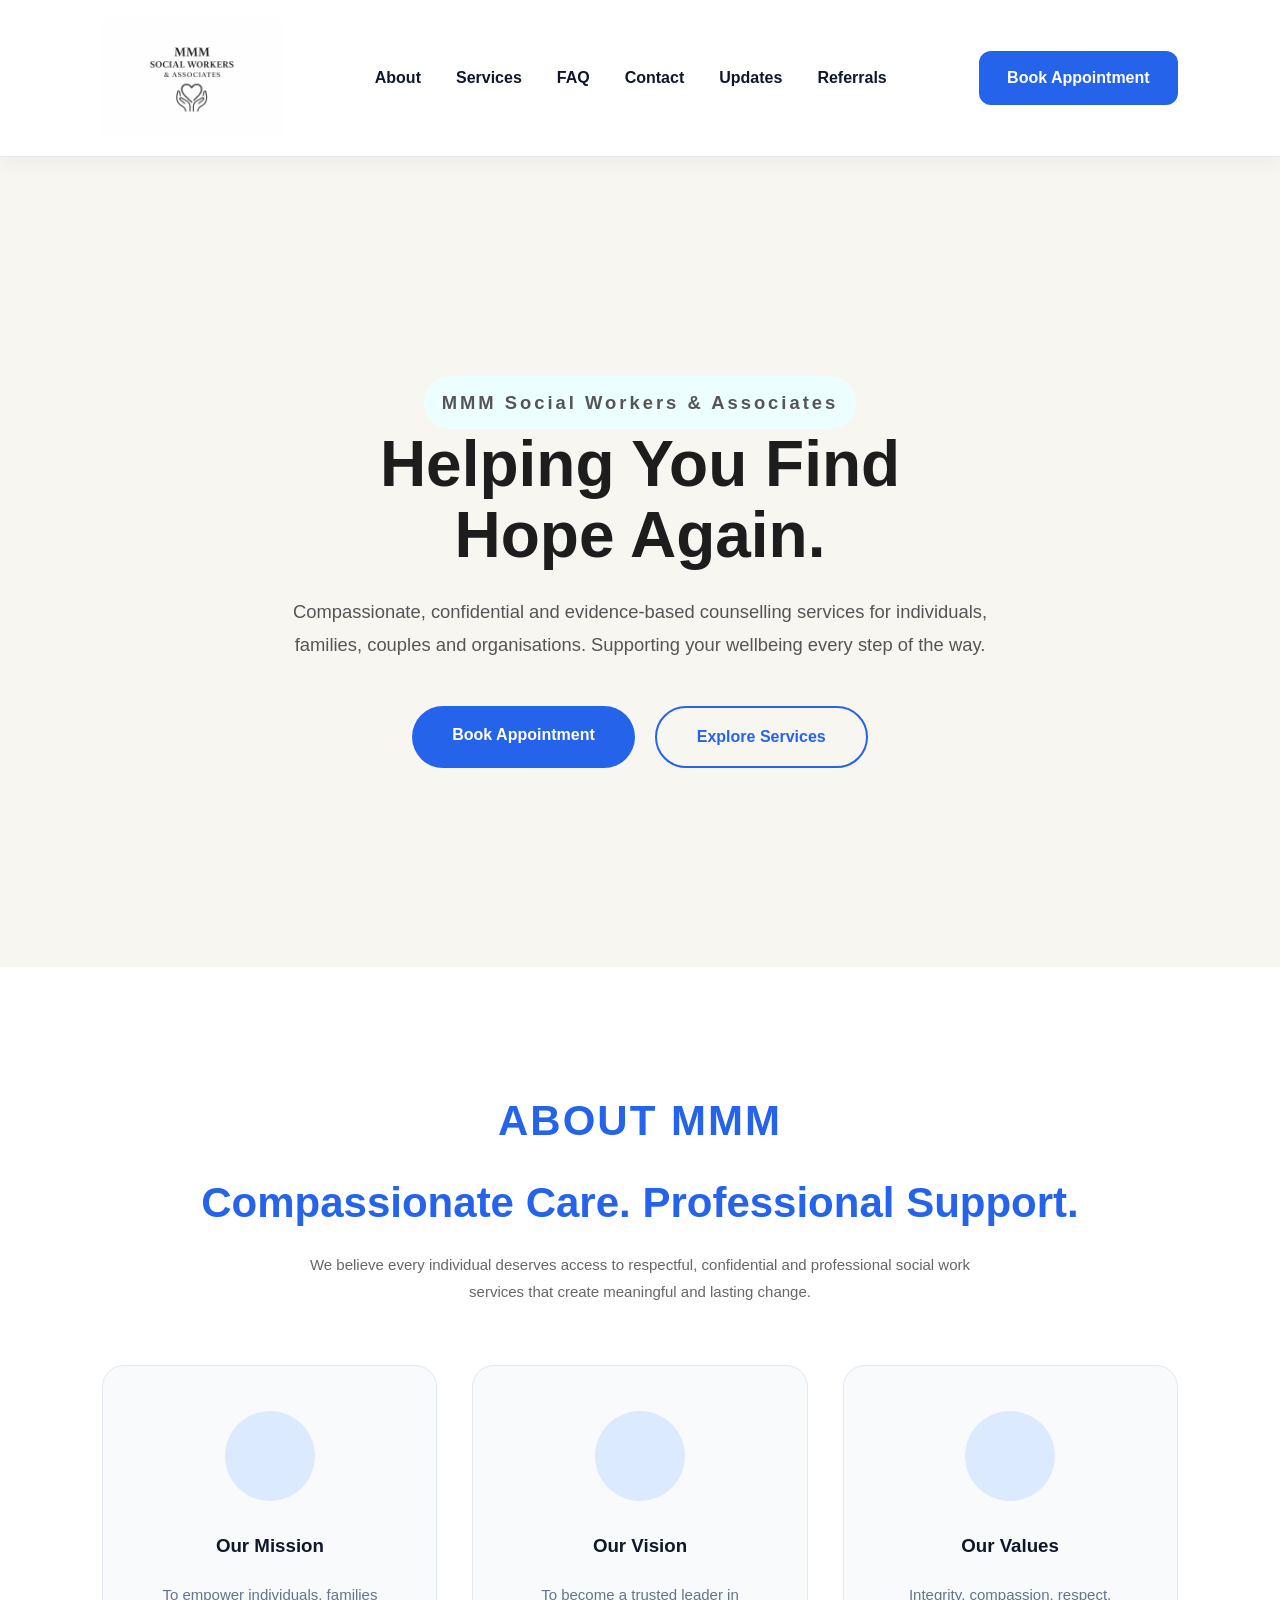
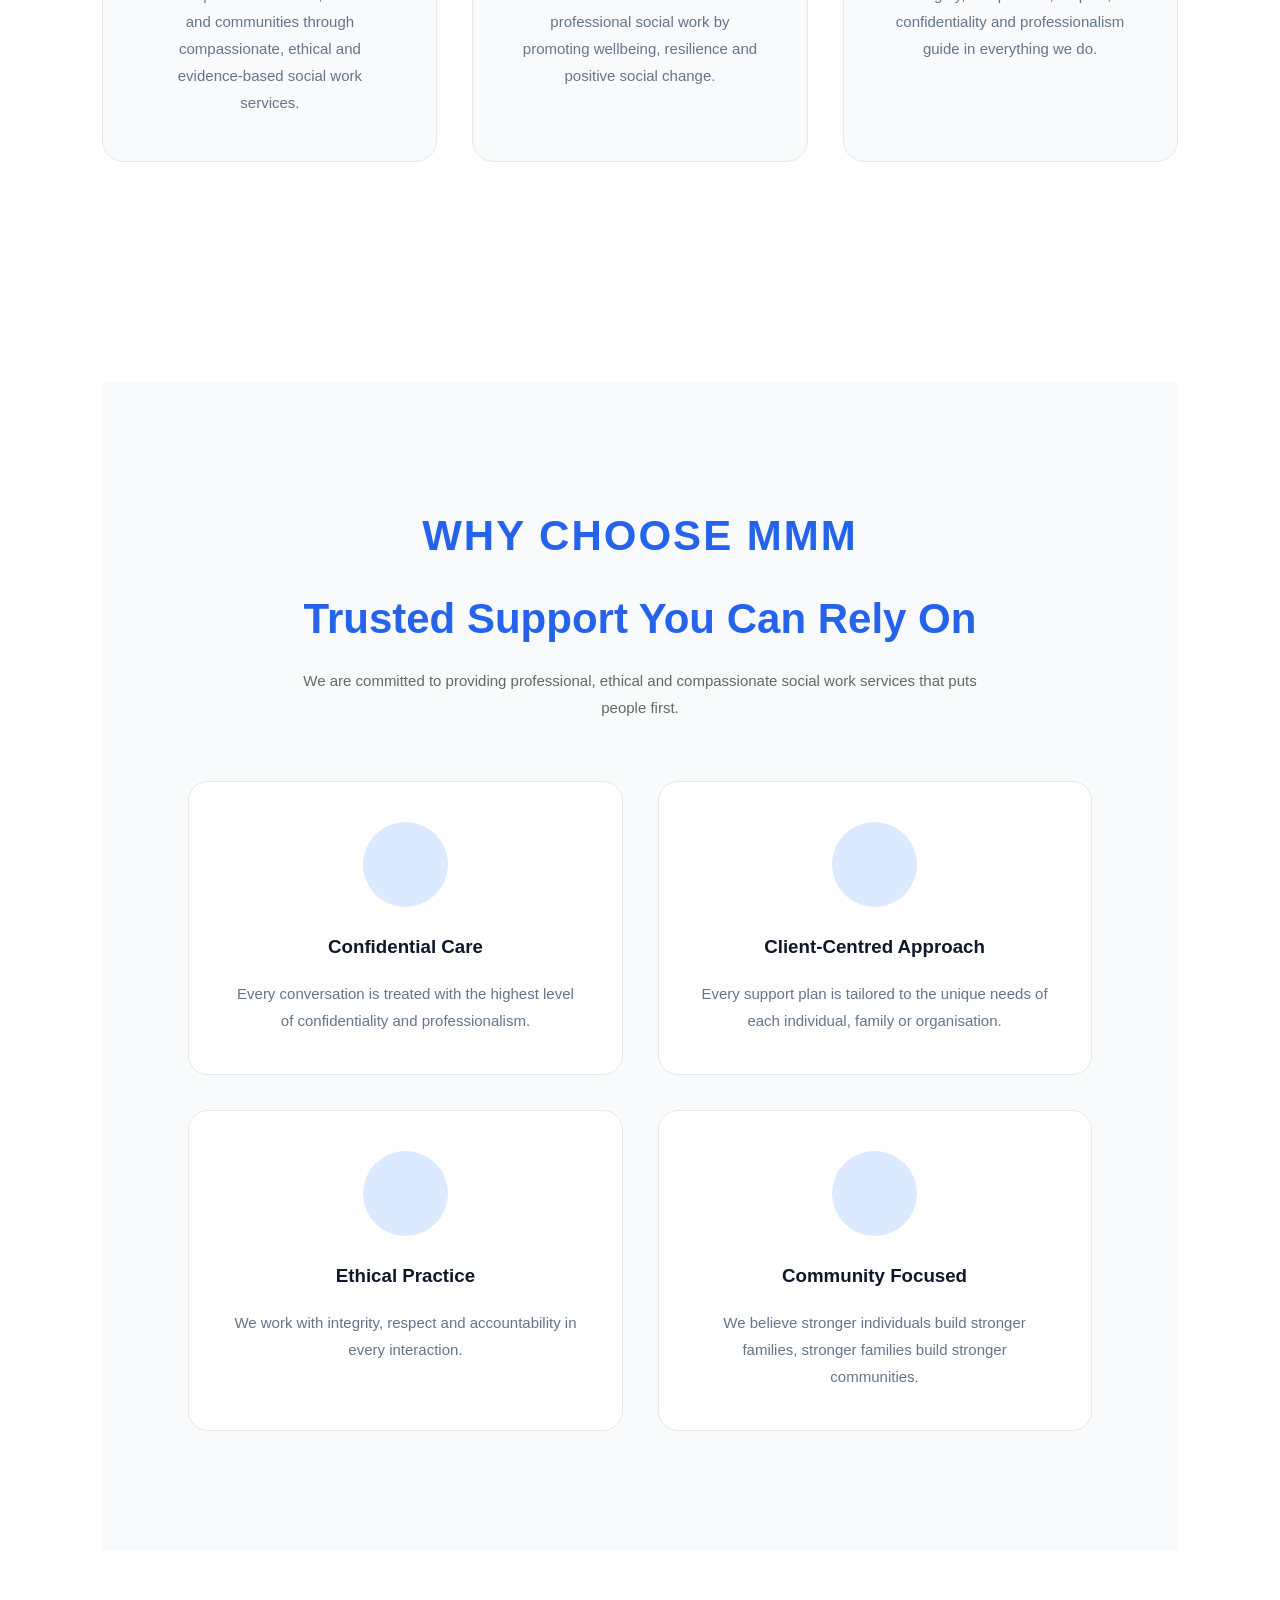
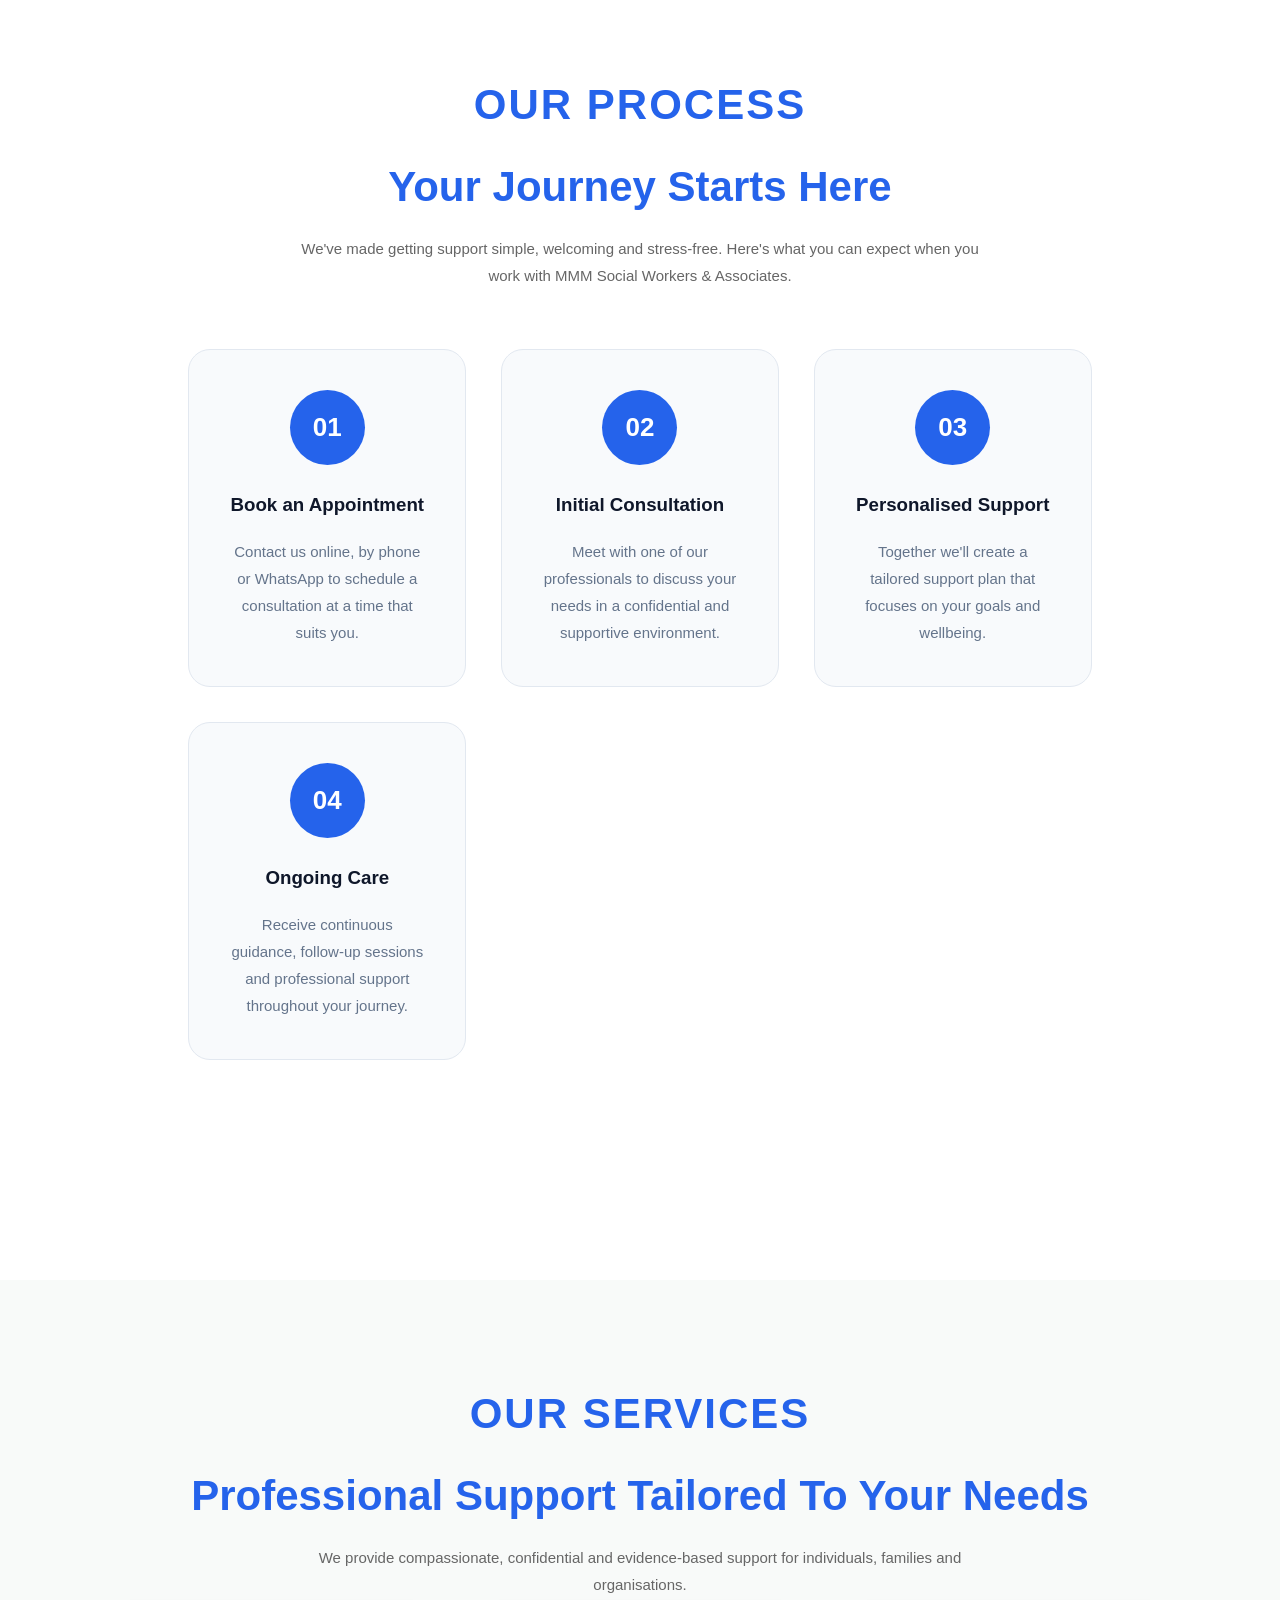
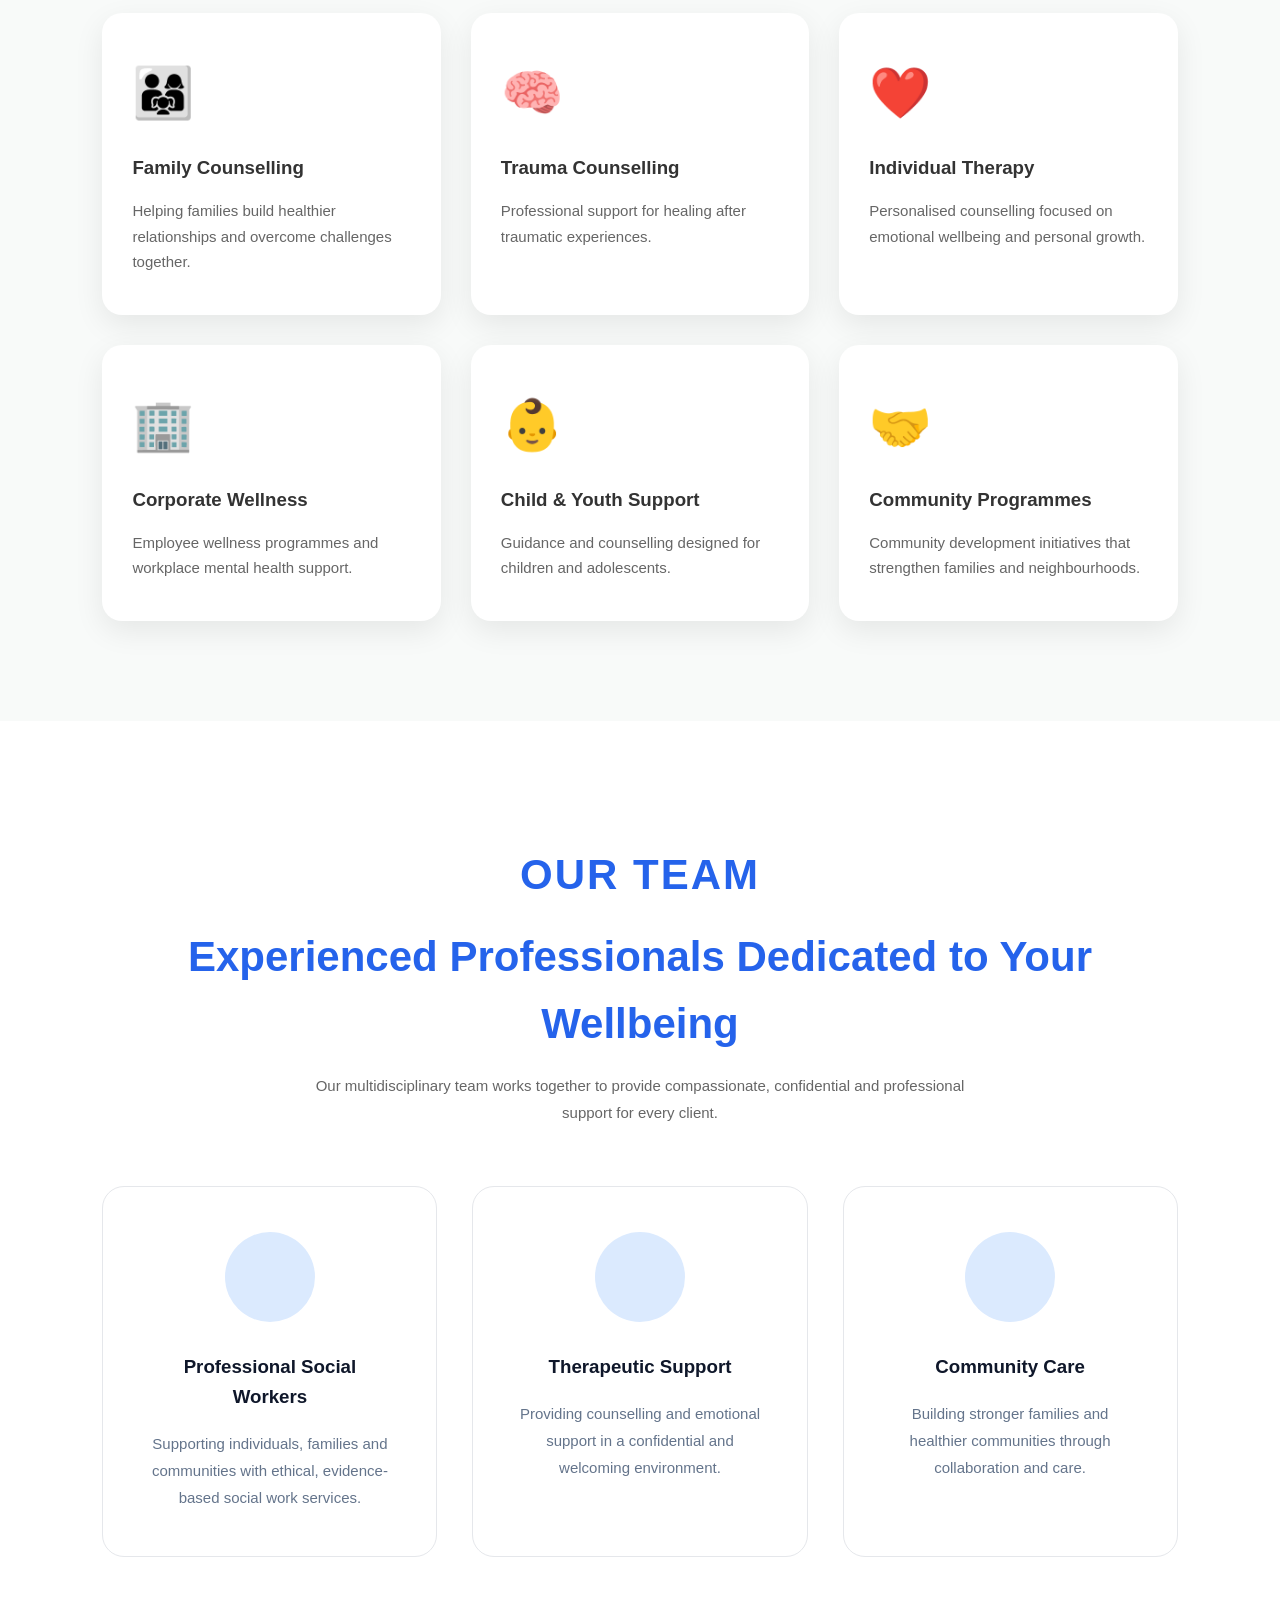
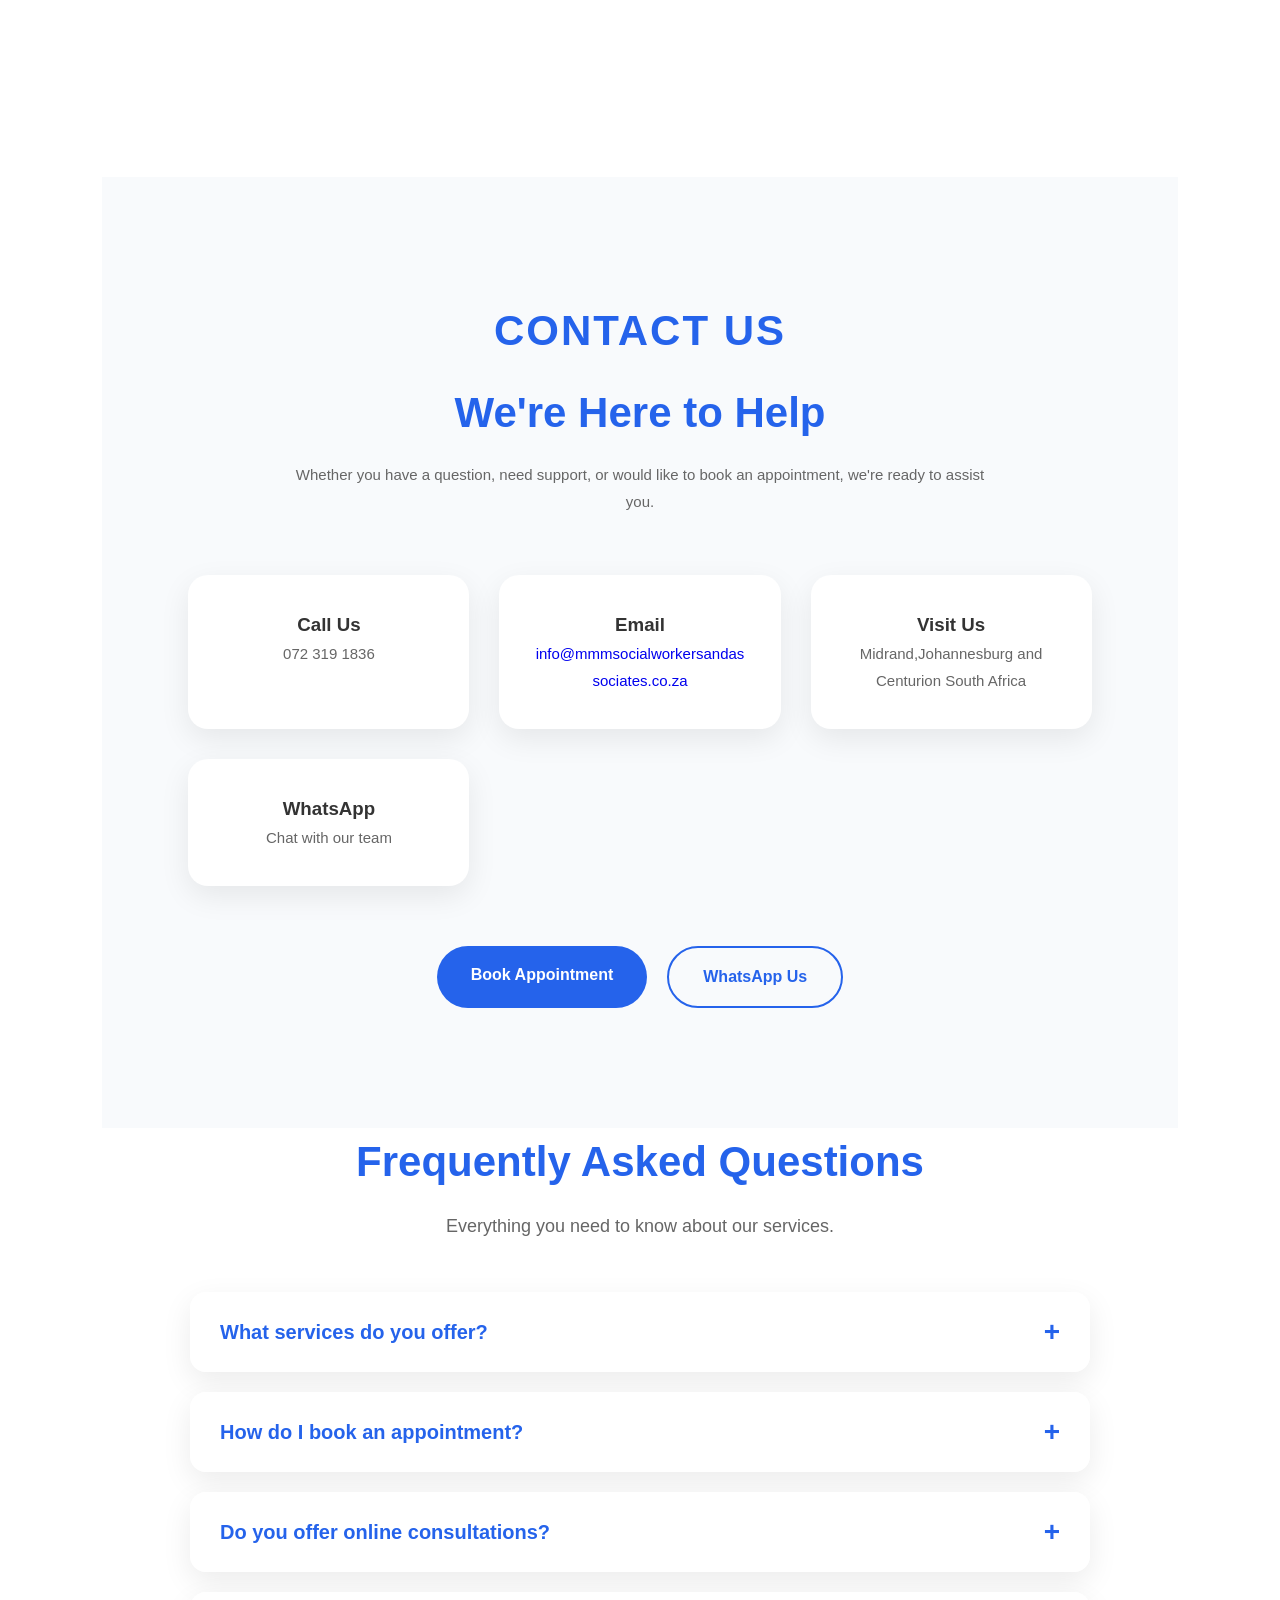
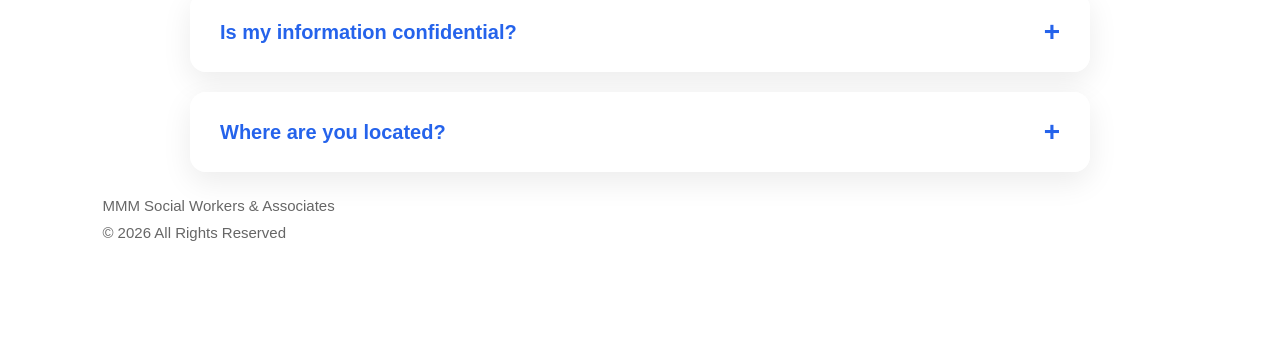
<file: index.html>
<!DOCTYPE html>
<html lang="en">
<link rel="stylesheet" href="style.css">
<head>
  <meta name="google-site-verification" content="adWyuvLYQlpoeQA02skDDUzxu5fqMX2HcnypVDsLjDQ" />
  <meta name="msvalidate.01" content="C63A4EFB26B1EB0EBE099A14E2093E67" />
  <meta charset="UTF-8">
  <title>MMM Social Workers & Associates | Social Work Services in Midrand, Johannesburg & Centurion</title>
 <meta name="description" content="Professional social work services in Midrand, Johannesburg, Centurion and surrounding Gauteng communities. Counselling, assessments, referrals, family support and community services." />
  <meta name="keywords" content="Social Worker Midrand, Social Worker Johannesburg, Social Worker Centurion, Social Work Services Gauteng, Counselling Midrand, Family Services Johannesburg" />
<meta name="geo.region" content="ZA-GP" />
<meta name="geo.placename" content="Midrand, Johannesburg, Centurion" />
  <meta name="viewport" content="width=device-width, initial-scale=1.0">

<body>

<nav class="navbar">

    <div class="logo">
        <img src="logo.png" alt="MMM Social Workers & Associates">
    </div>

    <ul class="nav-links">
        <li><a href="#about">About</a></li>
        <li><a href="#services">Services</a></li>
        <li><a href="#faq">FAQ</a></li>
        <li><a href="#contact">Contact</a></li>
        <li><a href="updates.html">Updates</a></li>
        <li><a href="referrals.html">Referrals</a></li>
    </ul>

    <a href="book.html" class="book-btn">
        Book Appointment
    </a>

</nav>
  
<section class="hero">

    <div class="hero-content">

        <p class="hero-tag">
            MMM Social Workers & Associates
        </p>

        <h1>
            Helping You Find <br>
            Hope Again.
        </h1>

        <p class="hero-description">
            Compassionate, confidential and evidence-based counselling
            services for individuals, families, couples and organisations.
            Supporting your wellbeing every step of the way.
        </p>

        <div class="hero-buttons">

            <a href="#contact" class="btn-primary">
                Book Appointment
            </a>

            <a href="#services" class="btn-secondary">
                Explore Services
            </a>

        </div>

    </div>

</section>

</header>

<section class="about" id="about">

    <div class="section-title">

        <span>About MMM</span>

        <h2>Compassionate Care. Professional Support.</h2>

        <p>
            We believe every individual deserves access to respectful,
            confidential and professional social work services that create
            meaningful and lasting change.
        </p>

    </div>

    <div class="about-container">

        <div class="about-card">

            <div class="about-icon">
                <i class="fa-solid fa-heart"></i>
            </div>

            <h3>Our Mission</h3>

            <p>
                To empower individuals, families and communities through
                compassionate, ethical and evidence-based social work services.
            </p>

        </div>

        <div class="about-card">

            <div class="about-icon">
                <i class="fa-solid fa-eye"></i>
            </div>

            <h3>Our Vision</h3>

            <p>
                To become a trusted leader in professional social work by
                promoting wellbeing, resilience and positive social change.
            </p>

        </div>

        <div class="about-card">

            <div class="about-icon">
                <i class="fa-solid fa-scale-balanced"></i>
            </div>

            <h3>Our Values</h3>

            <p>
                Integrity, compassion, respect, confidentiality and
                professionalism guide in everything we do.
            </p>

        </div>

    </div>

</section>
  <section>
<section class="why-us" id="why-us">

    <div class="section-title">

        <span>Why Choose MMM</span>

        <h2>Trusted Support You Can Rely On</h2>

        <p>
            We are committed to providing professional, ethical and compassionate
            social work services that puts people first.
        </p>

    </div>

    <div class="why-grid">

        <div class="why-card">

            <div class="why-icon">
                <i class="fa-solid fa-user-shield"></i>
            </div>

            <h3>Confidential Care</h3>

            <p>
                Every conversation is treated with the highest level of
                confidentiality and professionalism.
            </p>

        </div>

        <div class="why-card">

            <div class="why-icon">
                <i class="fa-solid fa-handshake-angle"></i>
            </div>

            <h3>Client-Centred Approach</h3>

            <p>
                Every support plan is tailored to the unique needs of each
                individual, family or organisation.
            </p>

        </div>

        <div class="why-card">

            <div class="why-icon">
                <i class="fa-solid fa-scale-balanced"></i>
            </div>

            <h3>Ethical Practice</h3>

            <p>
                We work with integrity, respect and accountability in every
                interaction.
            </p>

        </div>

        <div class="why-card">

            <div class="why-icon">
                <i class="fa-solid fa-people-group"></i>
            </div>

            <h3>Community Focused</h3>

            <p>
                We believe stronger individuals build stronger families,
                stronger families build stronger communities.
            </p>

        </div>

    </div>

</section>
<section class="process" id="process">

    <div class="section-title">

        <span>Our Process</span>

        <h2>Your Journey Starts Here</h2>

        <p>
            We've made getting support simple, welcoming and stress-free.
            Here's what you can expect when you work with MMM Social Workers & Associates.
        </p>

    </div>

    <div class="process-grid">

        <div class="process-card">

            <div class="process-number">01</div>

            <h3>Book an Appointment</h3>

            <p>
                Contact us online, by phone or WhatsApp to schedule a consultation at a time that suits you.
            </p>

        </div>

        <div class="process-card">

            <div class="process-number">02</div>

            <h3>Initial Consultation</h3>

            <p>
                Meet with one of our professionals to discuss your needs in a confidential and supportive environment.
            </p>

        </div>

        <div class="process-card">

            <div class="process-number">03</div>

            <h3>Personalised Support</h3>

            <p>
                Together we'll create a tailored support plan that focuses on your goals and wellbeing.
            </p>

        </div>

        <div class="process-card">

            <div class="process-number">04</div>

            <h3>Ongoing Care</h3>

            <p>
                Receive continuous guidance, follow-up sessions and professional support throughout your journey.
            </p>

        </div>

    </div>

</section>
</section>
<section id="services" class="services">

    <div class="section-title">
        <span>Our Services</span>
        <h2>Professional Support Tailored To Your Needs</h2>
        <p>
            We provide compassionate, confidential and evidence-based support
            for individuals, families and organisations.
        </p>
    </div>

    <div class="service-grid">

        <div class="service-card">
            <div class="icon">👨‍👩‍👧</div>
            <h3>Family Counselling</h3>
            <p>Helping families build healthier relationships and overcome challenges together.</p>
        </div>

        <div class="service-card">
            <div class="icon">🧠</div>
            <h3>Trauma Counselling</h3>
            <p>Professional support for healing after traumatic experiences.</p>
        </div>

        <div class="service-card">
            <div class="icon">❤️</div>
            <h3>Individual Therapy</h3>
            <p>Personalised counselling focused on emotional wellbeing and personal growth.</p>
        </div>

        <div class="service-card">
            <div class="icon">🏢</div>
            <h3>Corporate Wellness</h3>
            <p>Employee wellness programmes and workplace mental health support.</p>
        </div>

        <div class="service-card">
            <div class="icon">👶</div>
            <h3>Child & Youth Support</h3>
            <p>Guidance and counselling designed for children and adolescents.</p>
        </div>

        <div class="service-card">
            <div class="icon">🤝</div>
            <h3>Community Programmes</h3>
            <p>Community development initiatives that strengthen families and neighbourhoods.</p>
        </div>

    </div>
</section>
  
  <section class="team" id="team">

    <div class="section-title">

        <span>Our Team</span>

        <h2>Experienced Professionals Dedicated to Your Wellbeing</h2>

        <p>
            Our multidisciplinary team works together to provide compassionate,
            confidential and professional support for every client.
        </p>

    </div>

    <div class="team-grid">

        <div class="team-card">

            <div class="team-icon">
                <i class="fa-solid fa-user-doctor"></i>
            </div>

            <h3>Professional Social Workers</h3>

            <p>
                Supporting individuals, families and communities with ethical,
                evidence-based social work services.
            </p>

        </div>

        <div class="team-card">

            <div class="team-icon">
                <i class="fa-solid fa-brain"></i>
            </div>

            <h3>Therapeutic Support</h3>

            <p>
                Providing counselling and emotional support in a confidential
                and welcoming environment.
            </p>

        </div>

        <div class="team-card">

            <div class="team-icon">
                <i class="fa-solid fa-hand-holding-heart"></i>
            </div>

            <h3>Community Care</h3>

            <p>
                Building stronger families and healthier communities through
                collaboration and care.
            </p>

        </div>

    </div>

</section>
<section>

<section class="contact" id="contact">

    <div class="section-title">

        <span>Contact Us</span>

        <h2>We're Here to Help</h2>

        <p>
            Whether you have a question, need support, or would like to book an appointment,
            we're ready to assist you.
        </p>

    </div>

    <div class="contact-grid">

        <div class="contact-card">

            <i class="fa-solid fa-phone"></i>

            <h3>Call Us</h3>

            <p>072 319 1836</p>

        </div>

        <div class="contact-card">

            <i class="fa-solid fa-envelope"></i>

            <h3>Email</h3>
<a href="mailto:info@mmmsocialworkersandassociates.co.za">
    info@mmmsocialworkersandassociates.co.za
</a>
         
        </div>

        <div class="contact-card">

            <i class="fa-solid fa-location-dot"></i>

            <h3>Visit Us</h3>

            <p>Midrand,Johannesburg and Centurion South Africa</p>

        </div>

        <div class="contact-card">

            <i class="fa-brands fa-whatsapp"></i>

            <h3>WhatsApp</h3>

            <p>Chat with our team</p>

        </div>

    </div>

    <div class="contact-buttons">

        <a href="book.html" class="primary-btn">
            Book Appointment
        </a>

        <a href="https://wa.me/072 319 1836" class="secondary-btn">
            WhatsApp Us
        </a>

    </div>

</section>
<h2 class="section-title">Frequently Asked Questions</h2>

<p class="section-subtitle">
Everything you need to know about our services.
</p>

<div class="faq-container">

<div class="faq-item">
<button class="faq-question">
What services do you offer?
<span>+</span>
</button>

<div class="faq-answer">
<p>
We provide counselling, trauma support, family therapy, couples counselling, employee wellness programmes, psychological support, occupational therapy, and community development services.
</p>
</div>
</div>

<div class="faq-item">
<button class="faq-question">
How do I book an appointment?
<span>+</span>
</button>

<div class="faq-answer">
<p>
You can book directly through our Book Appointment page, WhatsApp us, call us, or send us an email.
</p>
</div>
</div>

<div class="faq-item">
<button class="faq-question">
Do you offer online consultations?
<span>+</span>
</button>

<div class="faq-answer">
<p>
Yes. We offer both online and in-person consultations depending on your needs.
</p>
</div>
</div>

<div class="faq-item">
<button class="faq-question">
Is my information confidential?
<span>+</span>
</button>

<div class="faq-answer">
<p>
Absolutely. Every consultation is handled professionally and confidentially according to ethical guidelines.
</p>
</div>
</div>

<div class="faq-item">
<button class="faq-question">
Where are you located?
<span>+</span>
</button>

<div class="faq-answer">
<p>
We are based in Midrand,Johannesburg,Centurion and surrounding areas around Gauteng and also provide selected online services.
</p>
</div>
</div>

</div>
<footer>
  <p>MMM Social Workers & Associates</p>
  <p>© 2026 All Rights Reserved</p>
</footer>
  
<script>
const faqItems = document.querySelectorAll(".faq-item");

faqItems.forEach(item=>{
    const btn=item.querySelector(".faq-question");

    btn.addEventListener("click",()=>{

        faqItems.forEach(i=>{
            if(i!==item){
                i.classList.remove("active");
            }
        });

        item.classList.toggle("active");

    });

});
</script>
</body>
</html>
</file>
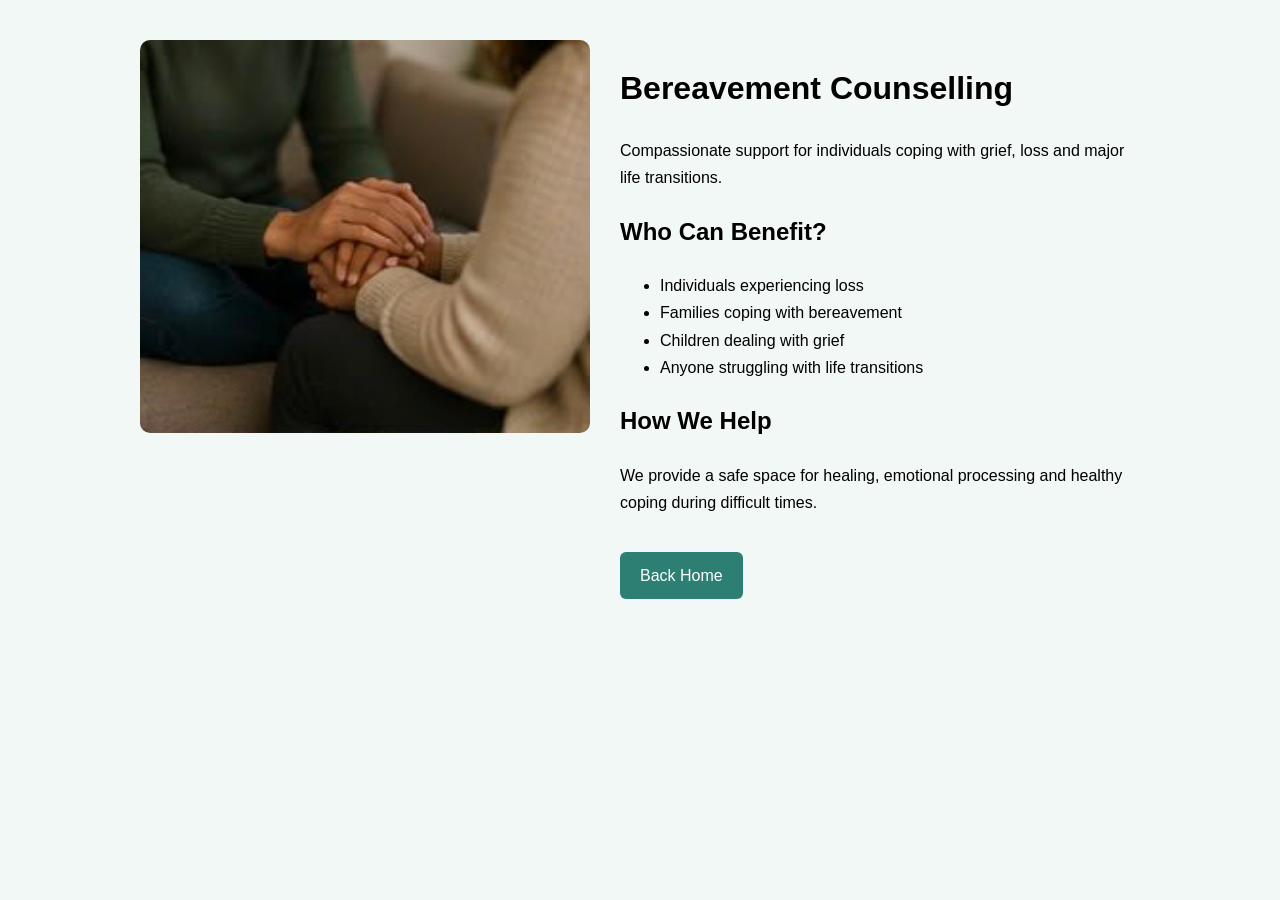
<file: bereavement-counselling.html>
<!DOCTYPE html>
<html>
<head>
<title>Bereavement Counselling | MMM Social Workers & Associates</title>

<style>
body{
background-color: #f2f8f5;
font-family: Arial, sans-serif;
max-width:1000px;
margin: auto;
padding:40px;
line-height:1.7;
}

.service-container{
display:flex;
gap:30px;
align-items:flex-start;
}

.service-container img{
width:450px;
border-radius:10px;
}

.service-text{
flex:1;
}

.back-btn{
display:inline-block;
margin-top:20px;
padding:10px 20px;
background:#2d7f73;
color:white;
text-decoration:none;
border-radius:6px;
}
</style>
</head>

<body>

<div class="service-container">

<img src="bereavement counselling.jpeg" alt="Bereavement Counselling">

<div class="service-text">

<h1>Bereavement Counselling</h1>

<p>
Compassionate support for individuals coping with grief, loss and major life transitions.
</p>

<h2>Who Can Benefit?</h2>

<ul>
<li>Individuals experiencing loss</li>
<li>Families coping with bereavement</li>
<li>Children dealing with grief</li>
<li>Anyone struggling with life transitions</li>
</ul>

<h2>How We Help</h2>

<p>
We provide a safe space for healing, emotional processing and healthy coping during difficult times.
</p>

<a href="index.html" class="back-btn">Back Home</a>

</div>
</div>

</body>
</html>
</file>
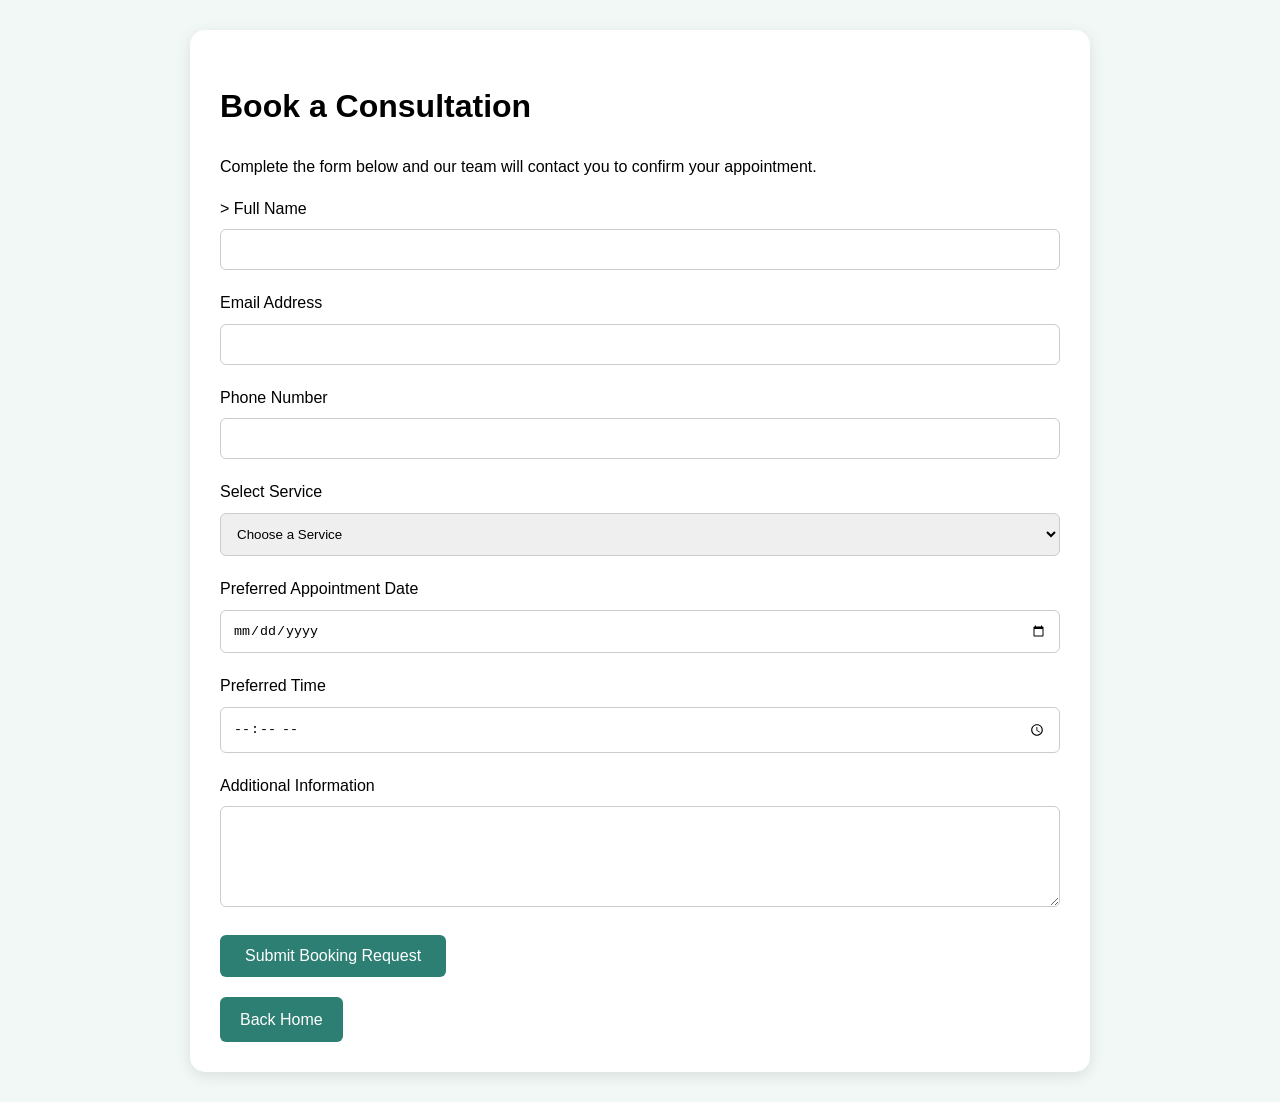
<file: book.html>
<!DOCTYPE html>
<html>
<head>
<title>Book Consultation | MMM Social Workers & Associates</title>

<style>

body{
background-color:#f2f8f5;
font-family:Arial,sans-serif;
max-width:900px;
margin:auto;
padding:30px;
line-height:1.6;
}

.form-box{
background:white;
padding:30px;
border-radius:15px;
box-shadow:0 4px 15px rgba(0,0,0,0.1);
}

input, select, textarea{
width:100%;
padding:12px;
margin-top:8px;
margin-bottom:20px;
border:1px solid #ccc;
border-radius:6px;
box-sizing:border-box;
}

button{
background:#2d7f73;
color:white;
padding:12px 25px;
border:none;
border-radius:6px;
cursor:pointer;
font-size:16px;
}

button:hover{
background:#25695f;
}

.back-btn{
display:inline-block;
margin-top:20px;
padding:10px 20px;
background:#2d7f73;
color:white;
text-decoration:none;
border-radius:6px;
}

</style>
</head>

<body>

<div class="form-box">

<h1>Book a Consultation</h1>

<p>
Complete the form below and our team will contact you to confirm your appointment.
</p>

<form action="https://formsubmit.co/info@mmmsocialworkersandassociates.co.za" method="POST">

<input type="hidden" name="_subject" value="New Booking Request - MMM Social Workers">
<input type="hidden" name="_captcha" value="false">
<input type="hidden" name="_next" value="https://mmmsocialworkersandassociates.co.za/thankyou.html">>

<label>Full Name</label>
<input type="text" name="Full Name" required>

<label>Email Address</label>
<input type="email" name="Email Address" required>

<label>Phone Number</label>
<input type="tel" name="Phone Number" required>

<label>Select Service</label>

<select name="Service Requested" required>
<option value="">Choose a Service</option>
<option>Trauma Counselling</option>
<option>Child, Family & Disability Counselling</option>
<option>Occupational Therapy</option>
<option>Substance Abuse & Addiction Counselling</option>
<option>Mediation & Divorce Support</option>
<option>Bereavement Counselling</option>
<option>Employee Wellness Support</option>
</select>

<label>Preferred Appointment Date</label>
<input type="date" name="Preferred Date" required>

<label>Preferred Time</label>
<input type="time" name="Preferred Time">

<label>Additional Information</label>

<textarea name="Additional Information" rows="5"></textarea>
  
<button type="submit">Submit Booking Request</button>

</form>

<a href="index.html" class="back-btn">Back Home</a>

</div>

</body>
</html>
</file>
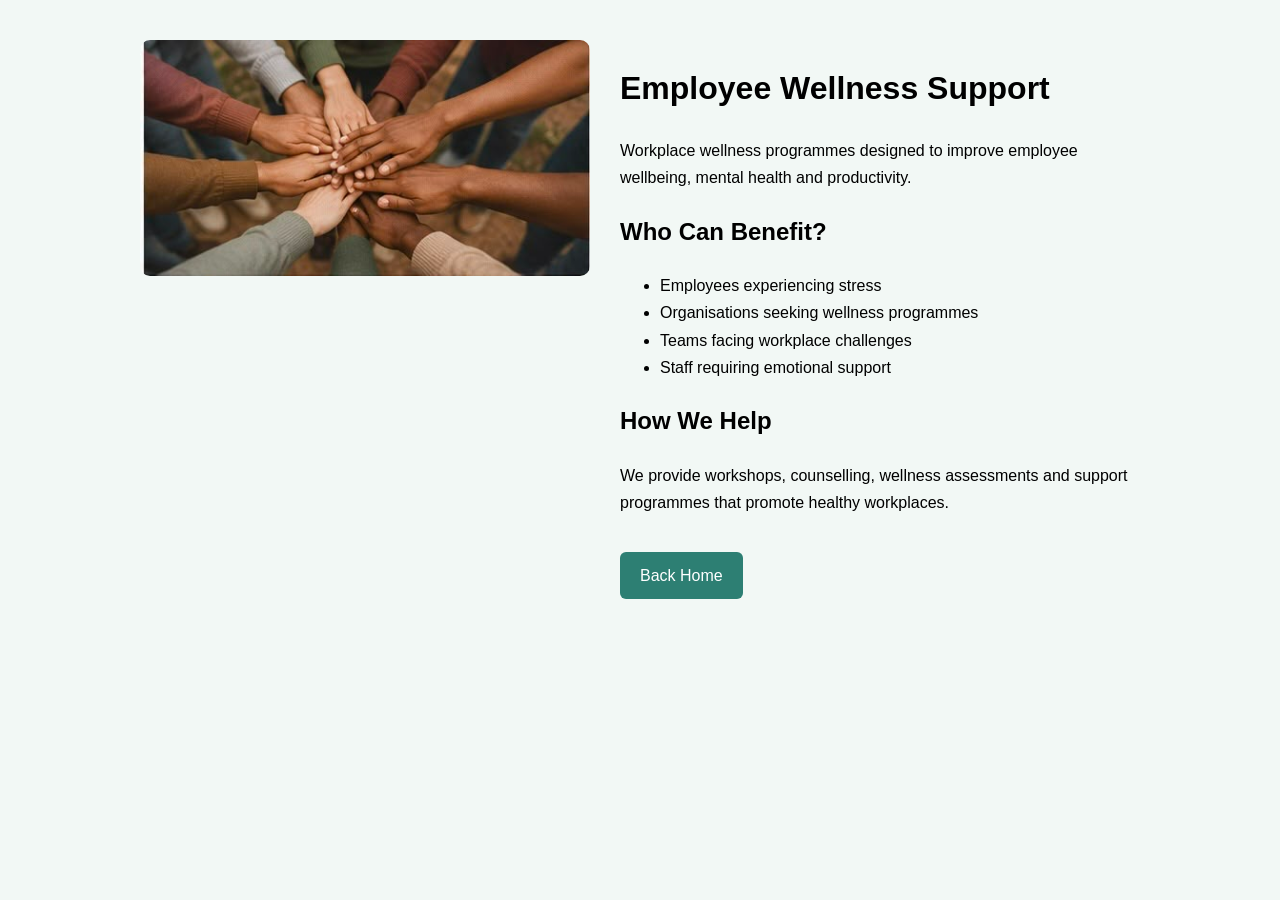
<file: employee-wellness-support.html>
<!DOCTYPE html>
<html>
<head>
<title>Employee Wellness Support | MMM Social Workers & Associates</title>

<style>
body{
background-color: #f2f8f5;
font-family: Arial, sans-serif;
max-width:1000px;
margin:auto;
padding:40px;
line-height:1.7;
}

.service-container{
display:flex;
gap:30px;
align-items:flex-start;
}

.service-container img{
width:450px;
border-radius:10px;
}

.service-text{
flex:1;
}

.back-btn{
display:inline-block;
margin-top:20px;
padding:10px 20px;
background:#2d7f73;
color:white;
text-decoration:none;
border-radius:6px;
}
</style>
</head>

<body>

<div class="service-container">

<img src="community support.jpeg" alt="Employee Wellness Support">

<div class="service-text">

<h1>Employee Wellness Support</h1>

<p>
Workplace wellness programmes designed to improve employee wellbeing, mental health and productivity.
</p>

<h2>Who Can Benefit?</h2>

<ul>
<li>Employees experiencing stress</li>
<li>Organisations seeking wellness programmes</li>
<li>Teams facing workplace challenges</li>
<li>Staff requiring emotional support</li>
</ul>

<h2>How We Help</h2>

<p>
We provide workshops, counselling, wellness assessments and support programmes that promote healthy workplaces.
</p>

<a href="index.html" class="back-btn">Back Home</a>

</div>
</div>

</body>
</html>
</file>
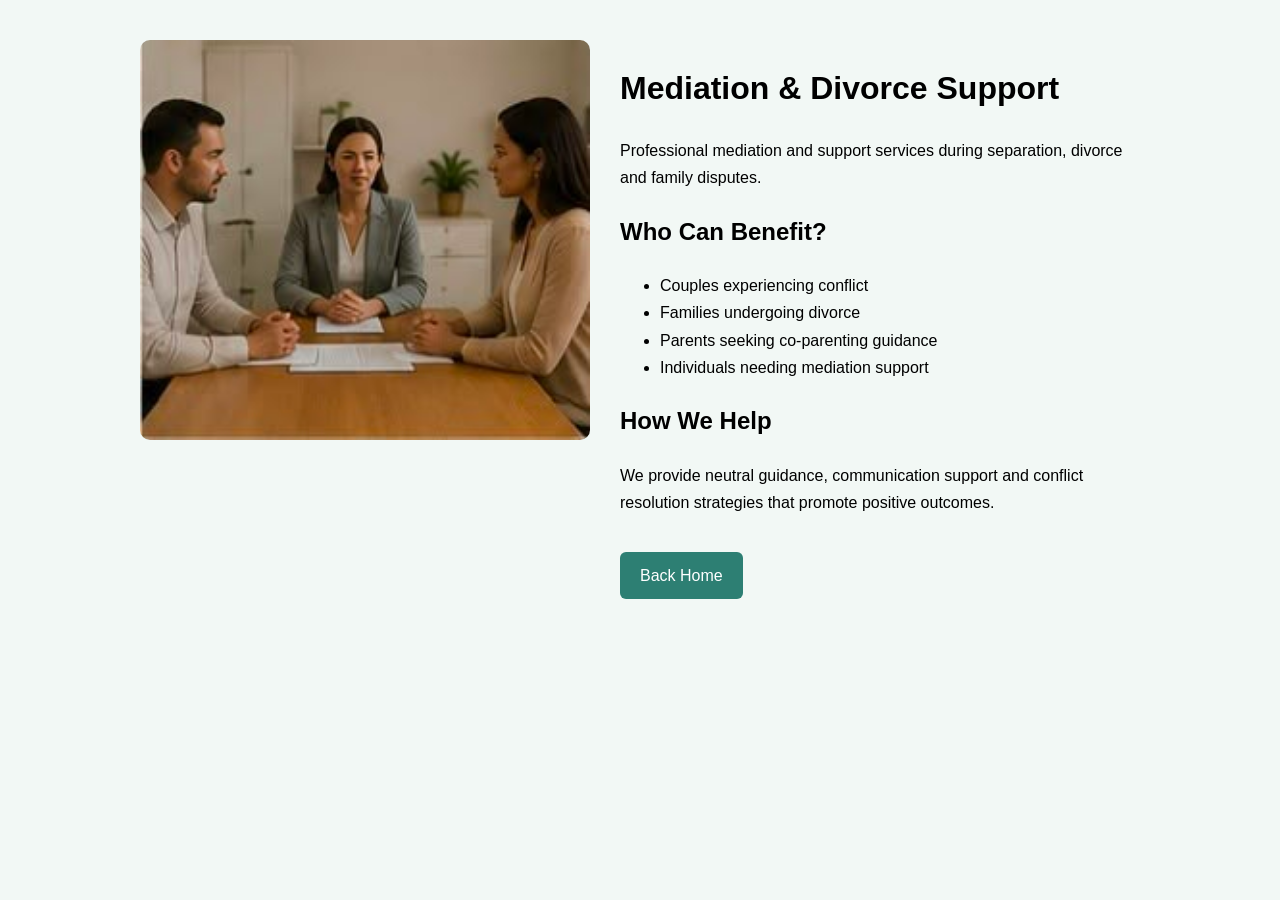
<file: mediation-divorce-support.html>
<!DOCTYPE html>
<html>
<head>
<title>Mediation & Divorce Support | MMM Social Workers & Associates</title>

<style>
body{
background-color: #f2f8f5; 
font-family: Arial, sans-serif;
max-width:1000px;
margin:auto;
padding:40px;
line-height:1.7;
}

.service-container{
display:flex;
gap:30px;
align-items:flex-start;
}

.service-container img{
width:450px;
border-radius:10px;
}

.service-text{
flex:1;
}

.back-btn{
display:inline-block;
margin-top:20px;
padding:10px 20px;
background:#2d7f73;
color:white;
text-decoration:none;
border-radius:6px;
}
</style>
</head>

<body>

<div class="service-container">

<img src="mediation divorce support.jpeg" alt="Mediation and Divorce Support">

<div class="service-text">

<h1>Mediation & Divorce Support</h1>

<p>
Professional mediation and support services during separation, divorce and family disputes.
</p>

<h2>Who Can Benefit?</h2>

<ul>
<li>Couples experiencing conflict</li>
<li>Families undergoing divorce</li>
<li>Parents seeking co-parenting guidance</li>
<li>Individuals needing mediation support</li>
</ul>

<h2>How We Help</h2>

<p>
We provide neutral guidance, communication support and conflict resolution strategies that promote positive outcomes.
</p>

<a href="index.html" class="back-btn">Back Home</a>

</div>
</div>

</body>
</html>
</file>
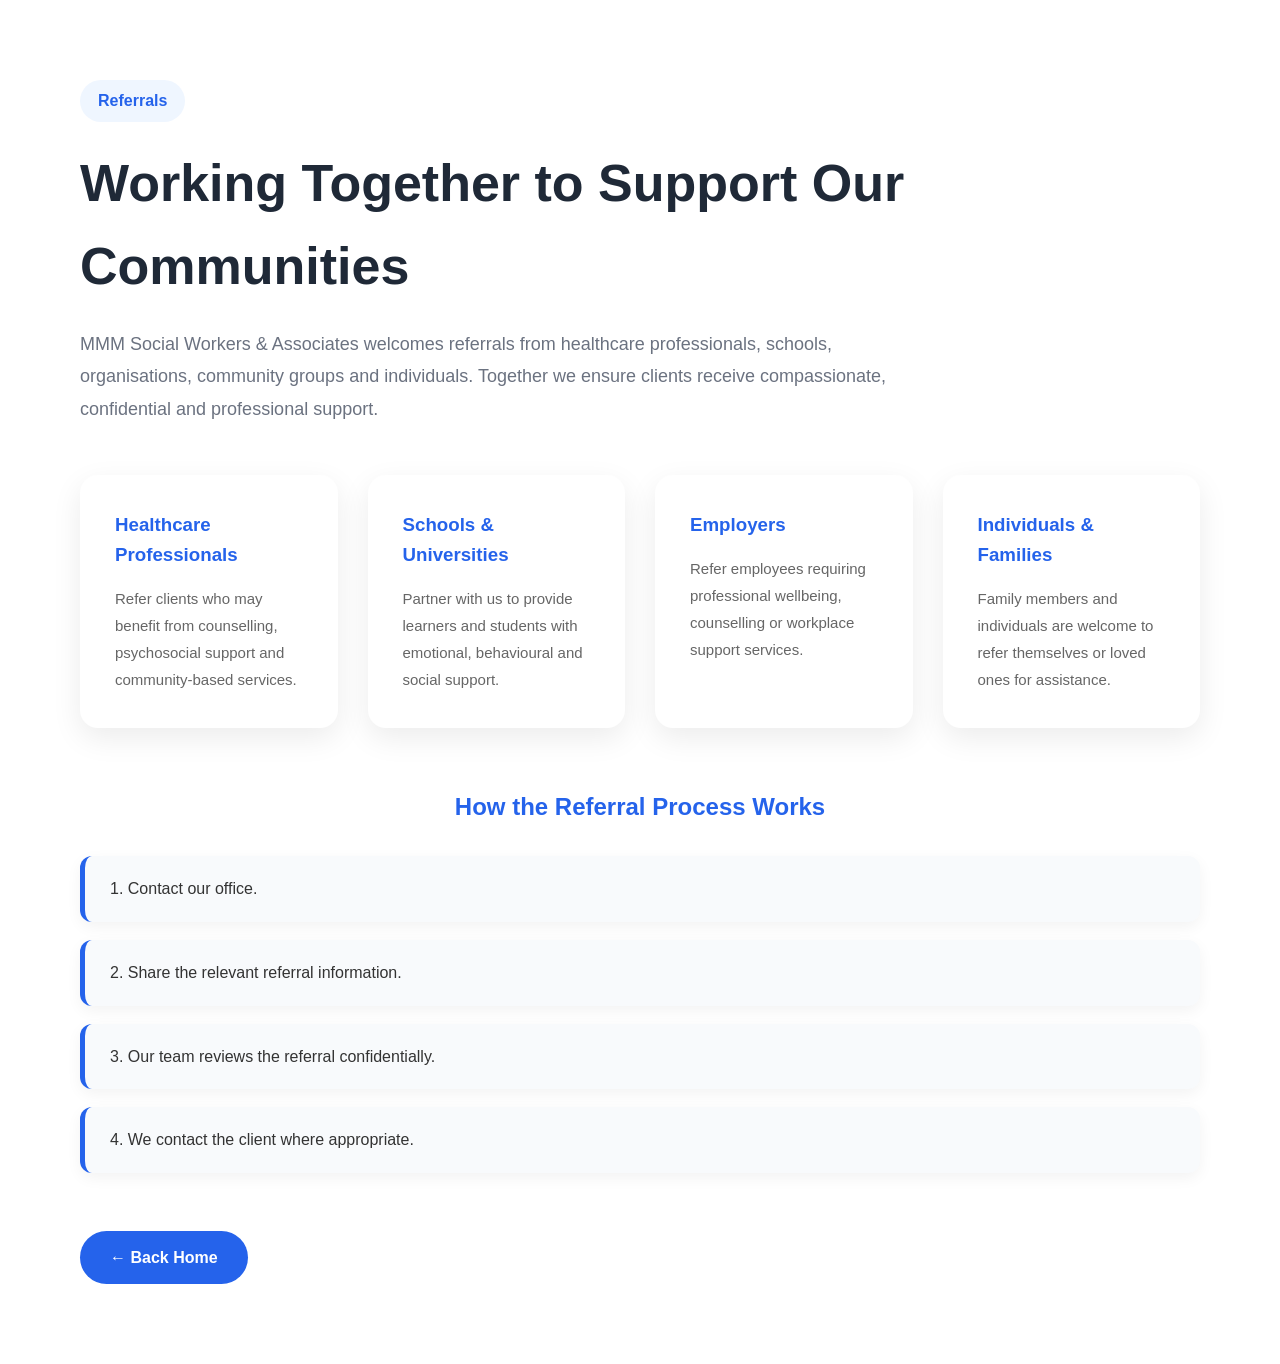
<file: referrals.html>
<!DOCTYPE html>
<html lang="en">
<head>
    <meta charset="UTF-8">
    <meta name="viewport" content="width=device-width, initial-scale=1.0">
    <title>Referrals | MMM Social Workers & Associates</title>

    <link rel="stylesheet" href="style.css">
</head>

<body>

<div class="content-box">
<div class="content-box">

    <span class="page-tag">Referrals</span>

    <h1>Working Together to Support Our Communities</h1>

    <p class="intro">
        MMM Social Workers & Associates welcomes referrals from healthcare
        professionals, schools, organisations, community groups and individuals.
        Together we ensure clients receive compassionate, confidential and
        professional support.
    </p>

    <div class="referral-grid">

        <div class="referral-card">

            <h3>Healthcare Professionals</h3>

            <p>
                Refer clients who may benefit from counselling,
                psychosocial support and community-based services.
            </p>

        </div>

        <div class="referral-card">

            <h3>Schools & Universities</h3>

            <p>
                Partner with us to provide learners and students
                with emotional, behavioural and social support.
            </p>

        </div>

        <div class="referral-card">

            <h3>Employers</h3>

            <p>
                Refer employees requiring professional wellbeing,
                counselling or workplace support services.
            </p>

        </div>

        <div class="referral-card">

            <h3>Individuals & Families</h3>

            <p>
                Family members and individuals are welcome to
                refer themselves or loved ones for assistance.
            </p>

        </div>

    </div>

    <div class="steps">

        <h2>How the Referral Process Works</h2>

        <div class="step">1. Contact our office.</div>

        <div class="step">2. Share the relevant referral information.</div>

        <div class="step">3. Our team reviews the referral confidentially.</div>

        <div class="step">4. We contact the client where appropriate.</div>

    </div>

    <a href="index.html" class="back-btn">
        ← Back Home
    </a>

</div>




</body>
</html>
</file>
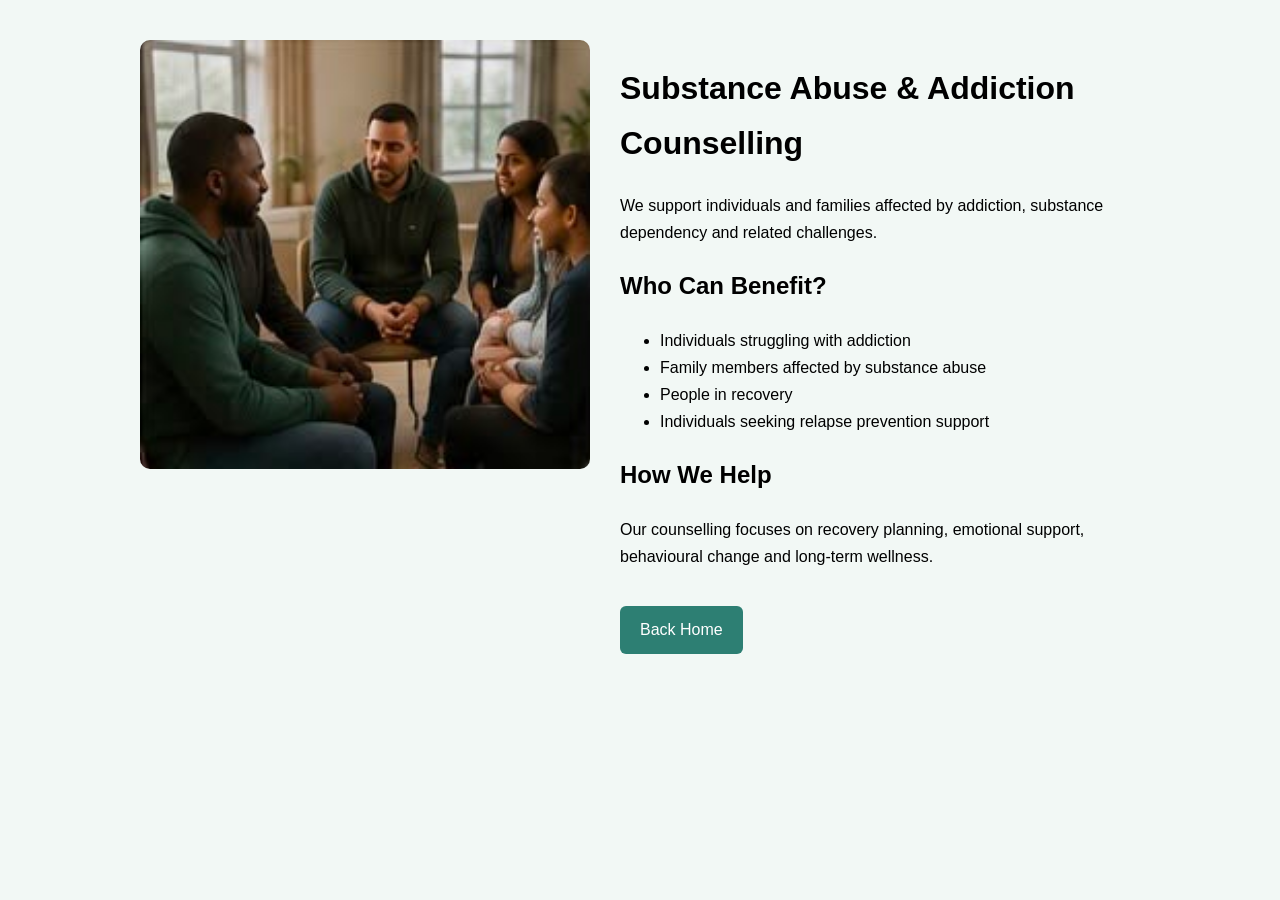
<file: substance-abuse-addiction-counselling.html>
<!DOCTYPE html>
<html>
<head>
<title>Substance Abuse & Addiction Counselling | MMM Social Workers & Associates</title>

<style>
body{
background-color: #f2f8f5;  
font-family: Arial, sans-serif;
max-width:1000px;
margin:auto;
padding:40px;
line-height:1.7;
}

.service-container{
display:flex;
gap:30px;
align-items:flex-start;
}

.service-container img{
width:450px;
border-radius:10px;
}

.service-text{
flex:1;
}

.back-btn{
display:inline-block;
margin-top:20px;
padding:10px 20px;
background:#2d7f73;
color:white;
text-decoration:none;
border-radius:6px;
}
</style>
</head>

<body>

<div class="service-container">

<img src="substance abuse support.jpeg" alt="Substance Abuse Support">

<div class="service-text">

<h1>Substance Abuse & Addiction Counselling</h1>

<p>
We support individuals and families affected by addiction, substance dependency and related challenges.
</p>

<h2>Who Can Benefit?</h2>

<ul>
<li>Individuals struggling with addiction</li>
<li>Family members affected by substance abuse</li>
<li>People in recovery</li>
<li>Individuals seeking relapse prevention support</li>
</ul>

<h2>How We Help</h2>

<p>
Our counselling focuses on recovery planning, emotional support, behavioural change and long-term wellness.
</p>

<a href="index.html" class="back-btn">Back Home</a>

</div>
</div>

</body>
</html>
</file>
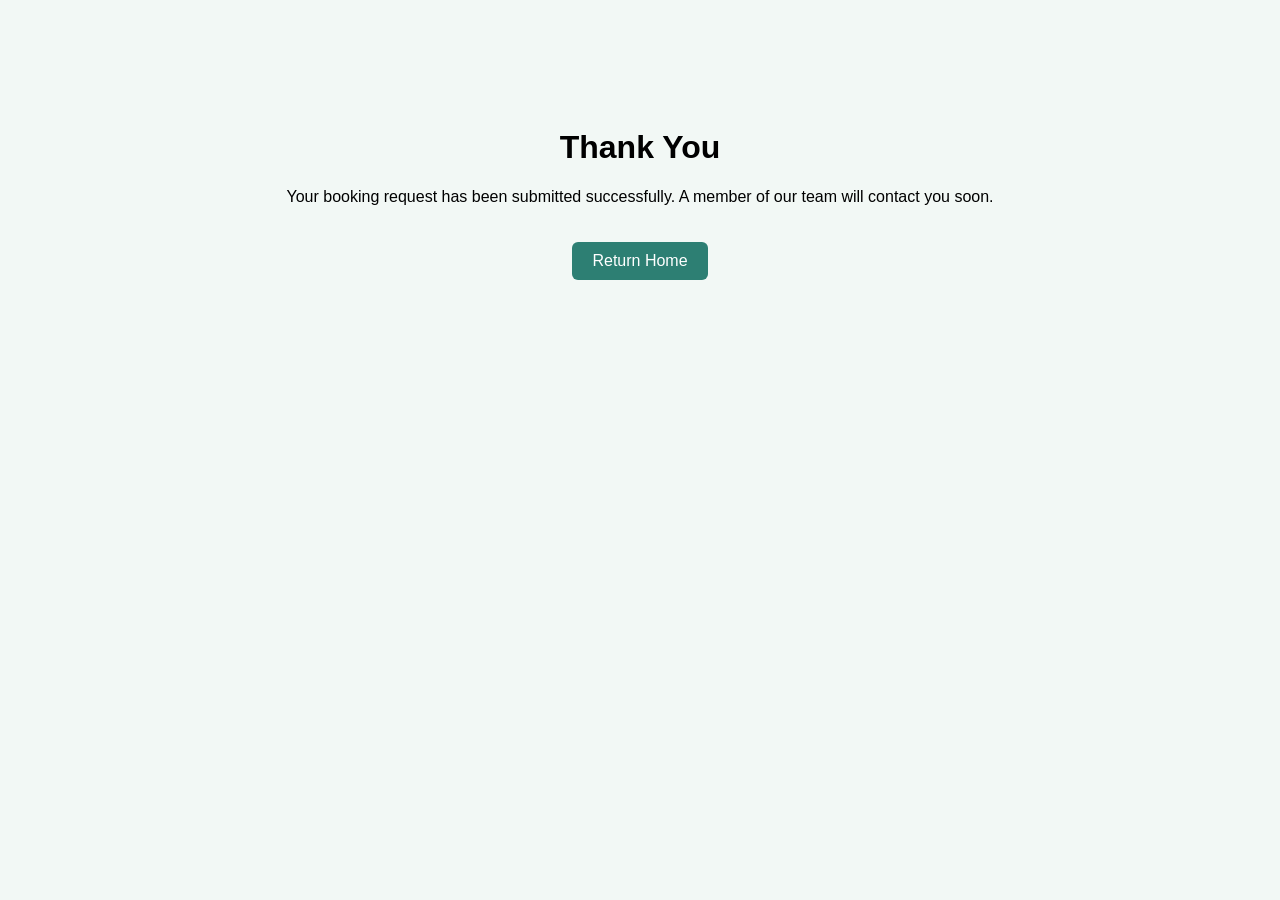
<file: thankyou.html>
<!DOCTYPE html>
<html>
<head>
<title>Thank You | MMM Social Workers & Associates</title>

<style>
body{
background:#f2f8f5;
font-family:Arial,sans-serif;
text-align:center;
padding:100px;
}

a{
display:inline-block;
margin-top:20px;
padding:10px 20px;
background:#2d7f73;
color:white;
text-decoration:none;
border-radius:6px;
}
</style>
</head>

<body>

<h1>Thank You</h1>

<p>
Your booking request has been submitted successfully.
A member of our team will contact you soon.
</p>

<a href="index.html">Return Home</a>

</body>
</html>
</file>
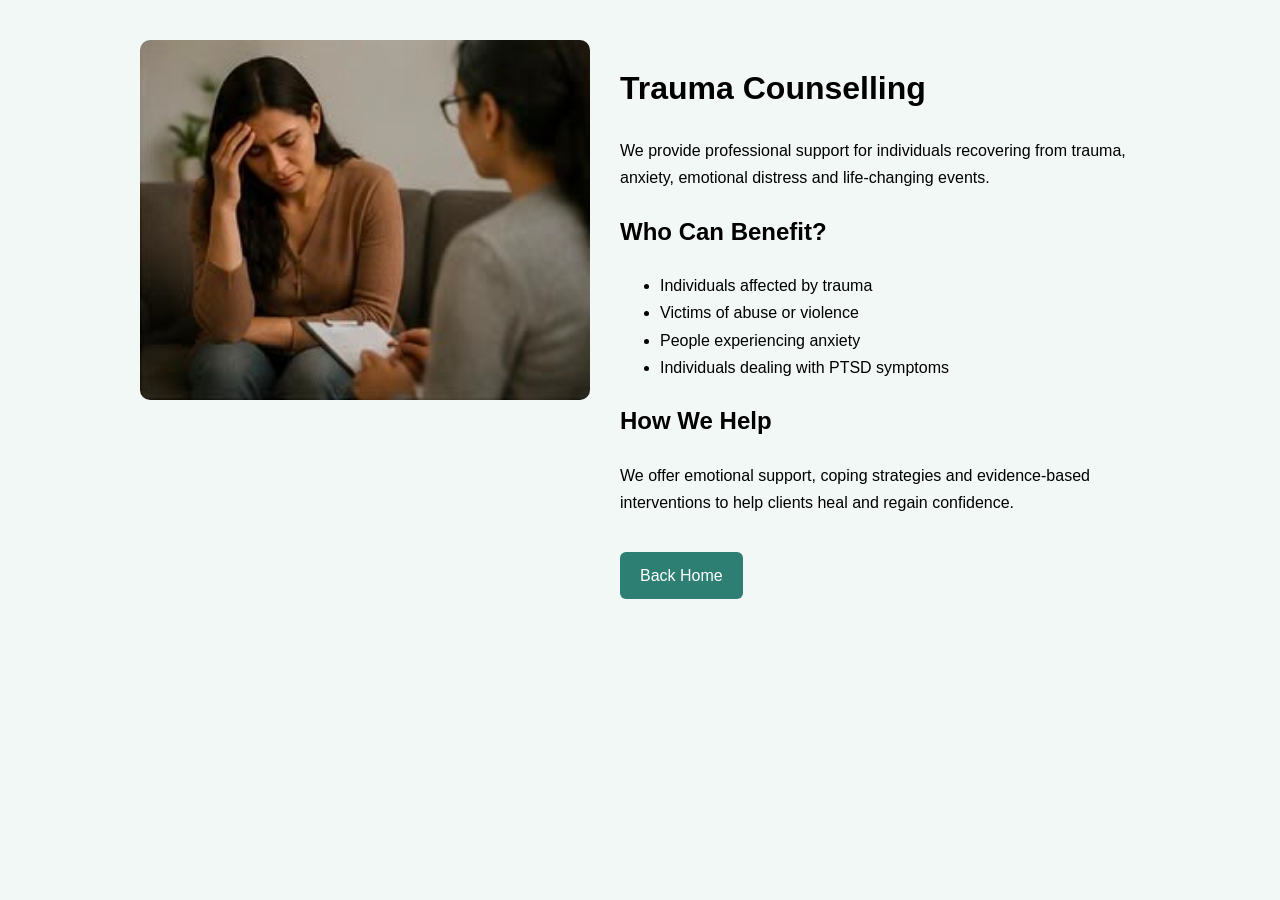
<file: trauma-counselling.html>
<!DOCTYPE html>
<html>
<head>
<title>Trauma Counselling | MMM Social Workers & Associates</title>

<style>
body{
  background-color: #f2f8f5;
font-family: Arial, sans-serif;
max-width:1000px;
margin:auto;
padding:40px;
line-height:1.7;
}

.service-container{
display:flex;
gap:30px;
align-items:flex-start;
}

.service-container img{
width:450px;
border-radius:10px;
}

.service-text{
flex:1;
}

.back-btn{
display:inline-block;
margin-top:20px;
padding:10px 20px;
background:#2d7f73;
color:white;
text-decoration:none;
border-radius:6px;
}
</style>
</head>

<body>

<div class="service-container">

<img src="trauma counselling.jpeg" alt="Trauma Counselling">

<div class="service-text">

<h1>Trauma Counselling</h1>

<p>
We provide professional support for individuals recovering from trauma, anxiety, emotional distress and life-changing events.
</p>

<h2>Who Can Benefit?</h2>

<ul>
<li>Individuals affected by trauma</li>
<li>Victims of abuse or violence</li>
<li>People experiencing anxiety</li>
<li>Individuals dealing with PTSD symptoms</li>
</ul>

<h2>How We Help</h2>

<p>
We offer emotional support, coping strategies and evidence-based interventions to help clients heal and regain confidence.
</p>

<a href="index.html" class="back-btn">Back Home</a>

</div>
</div>

</body>
</html>
</file>
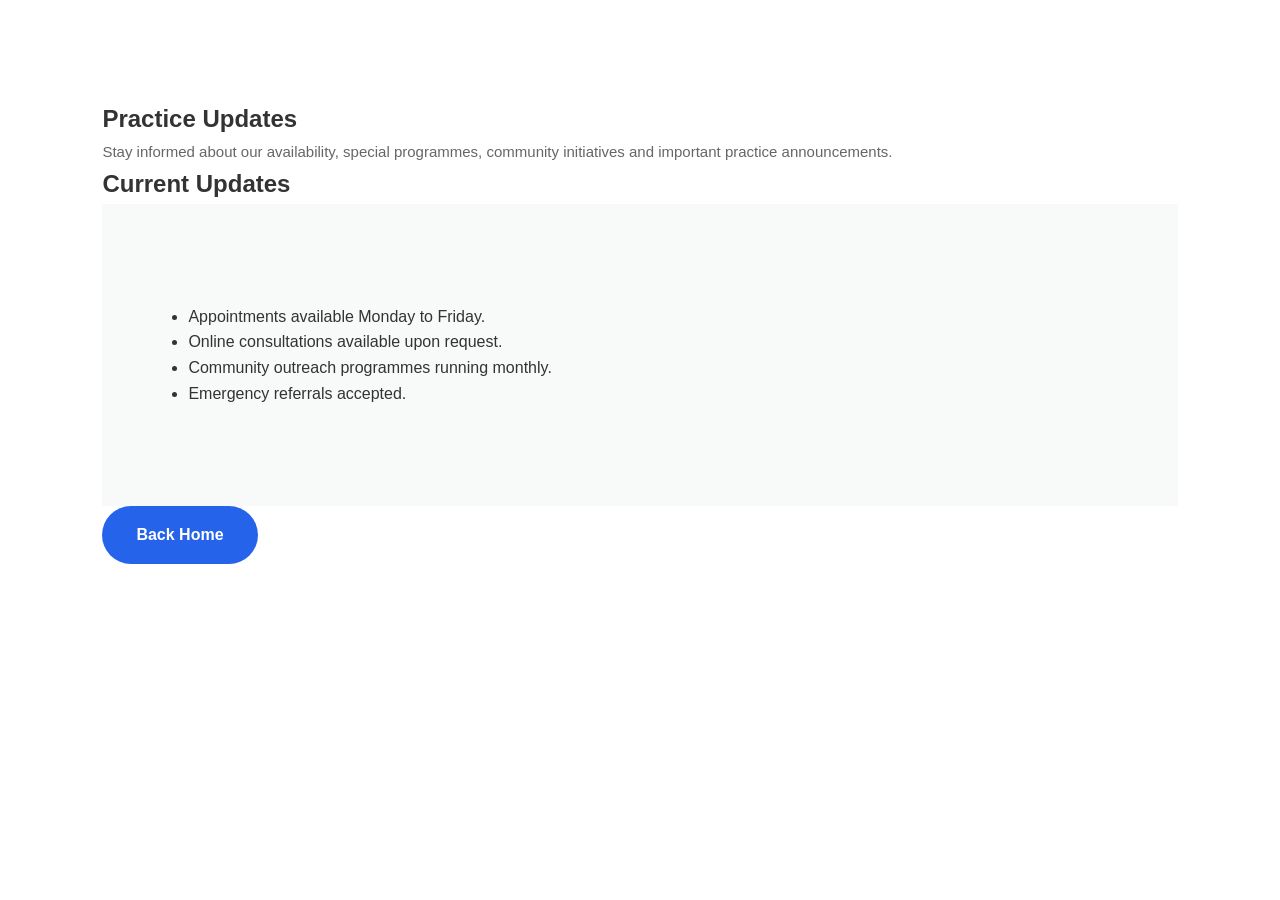
<file: updates.html>
<!DOCTYPE html>
<html>
<head>
<title>Updates | MMM Social Workers & Associates</title>
<link rel="stylesheet" href="style.css">
  
</head>
<section class="page-content">
    <div class="container">

        <h1>Practice Updates</h1>

        <p>
            Stay informed about our availability, special programmes,
            community initiatives and important practice announcements.
        </p>

        <h2>Current Updates</h2>

        <ul class="services">
            <li>Appointments available Monday to Friday.</li>
            <li>Online consultations available upon request.</li>
            <li>Community outreach programmes running monthly.</li>
            <li>Emergency referrals accepted.</li>
        </ul>

        <a href="index.html" class="primary-btn">Back Home</a>

    </div>
</section>
<body>
</file>
<file: style.css>
p{
    font-size:15px;
    line-height:1.8;
    color:#666;
}
/* ===========================
   GLOBAL STYLES
=========================== */

*{
    margin:0;
    padding:0;
    box-sizing:border-box;
}

html{
    scroll-behavior:smooth;
}

body{
    font-family:Arial, Helvetica, sans-serif;
    background:#ffffff;
    color:#333;
    line-height:1.6;
}

img{
    max-width:100%;
    display:block;
}

a{
    text-decoration:none;
}

section{
    padding:100px 8%;
}
/* ===========================
   NAVBAR
=========================== */

.navbar{

    position:sticky;
    top:0;
    z-index:1000;

    display:flex;
    justify-content:space-between;
    align-items:center;

    padding:18px 8%;

    background:#ffffff;

    border-bottom:1px solid #e5e7eb;

    box-shadow:0 5px 20px rgba(0,0,0,.05);

}

.logo img{

    width:180px;

}

.nav-links{

    display:flex;

    gap:35px;

    list-style:none;

    margin:0;

    padding:0;

}

.nav-links a{

    text-decoration:none;

    color:#0f172a;

    font-weight:600;

    transition:.3s;

}

.nav-links a:hover{

    color:#2563EB;

}

.book-btn{

    background:#2563EB;

    color:white;

    text-decoration:none;

    padding:14px 28px;

    border-radius:12px;

    font-weight:600;

    transition:.3s;

}

.book-btn:hover{

    background:#1D4ED8;

    transform:translateY(-2px);

}

@media(max-width:950px){

.navbar{

flex-direction:column;

gap:20px;

}

.nav-links{

flex-wrap:wrap;

justify-content:center;

}

}
/* ===========================
   HERO
=========================== */

.hero{

    min-height:85vh;

    display:flex;

    justify-content:center;

    align-items:center;

    text-align:center;

    padding:100px 8%;

    background:
    linear-gradient(
        135deg,
        #ffffff,
        #f8fafc
    );

}

.hero-content{

    max-width:850px;

}

.hero-tag{

    display:inline-block;

    padding:10px 18px;

    border-radius:30px;

    background:#ecfeff;

    color:#2563EB;

    font-weight:700;

    letter-spacing:1px;

    margin-bottom:30px;

}

.hero h1{

    font-size:64px;

    line-height:1.1;

    color:#0f172a;

    margin-bottom:30px;

}

.hero p{

    font-size: 1.15rem;

    color:#555;

    line-height:1.8;

    max-width:720px;

    margin:20px auto 0;

    text-align: center;

}

.hero-buttons{

    display:flex;

    justify-content:center;

    gap:20px;

    margin-top:45px;

}

.primary-btn{

    background:#2563EB;

    color:white;

    padding:16px 32px;

    border-radius:12px;

    text-decoration:none;

    font-weight:600;

    transition:.3s;

}

.primary-btn:hover{

    background:#1D4ED8;

    transform:translateY(-3px);

}

.secondary-btn{

    border:2px solid #2563EB;

    color:#2563EB;

    padding:16px 32px;

    border-radius:12px;

    text-decoration:none;

    font-weight:600;

    transition:.3s;

}

.secondary-btn:hover{

    background:#2563EB;

    color:white;

}

.hero{

    min-height:90vh;

    display:flex;

    align-items:center;

    justify-content:center;

    text-align:center;

    padding:120px 20px;

    background:#f8f6f1;

}

.hero-content{

    max-width:800px;

}

.hero-tag{

    color:#2563EB;

    font-weight:700;

    letter-spacing:3px;

    margin-bottom:20px;

}

.hero h1{

    font-size:4rem;

    line-height:1.1;

    color:#1d1d1d;

    margin-bottom:25px;

}

.hero-description{

    font-size:1.2rem;

    color:#666;

    line-height:1.8;

    margin-bottom:40px;

}

.hero-buttons{

    display:flex;

    justify-content:center;

    gap:20px;

    flex-wrap:wrap;

}

.btn-primary{

    background:#2563EB;

    color:white;

    padding:16px 40px;

    border-radius:40px;

    text-decoration:none;

    font-weight:600;

}

.btn-primary:hover{

    background:#24483d;

}

.btn-secondary{

    border:2px solid #2563EB;

    color:#2563EB;

    padding:16px 40px;

    border-radius:40px;

    text-decoration:none;

    font-weight:600;

}

.btn-secondary:hover{

    background:#2563EB;

    color:white;

}

header{
    display:flex;
    justify-content:space-between;
    align-items:center;
    padding:20px 8%;
}

header{
    position:sticky;
    top:0;
    background:#fff;
    z-index:1000;
    box-shadow:0 2px 10px rgba(0,0,0,.08);
}


.about-text h2{
    margin-bottom:20px;
}

.about-text p{
    line-height:1.9;
}


.btn{
    transition:.3s;
}

.btn:hover{
    transform:translateY(-3px);
}


nav a{
    transition:.3s;
}

nav a:hover{
    color:#3c7f72;
}


.primary-btn,
.secondary-btn{
    display:inline-block;
    padding:16px 34px;
    border-radius:40px;
    transition:.3s ease;
    font-weight:600;
}

.primary-btn:hover,
.secondary-btn:hover{
    transform:translateY(-4px);
}


section{
    animation: fadeUp .8s ease;
}

@keyframes fadeUp{
    from{
        opacity:0;
        transform:translateY(40px);
    }

    to{
        opacity:1;
        transform:translateY(0);
    }
}


.services{
    padding:100px 8%;
    background:#f8faf9;
}

.section-title{
    text-align:center;
    margin-bottom:60px;
}

.section-title span{
    color:#2563EB;
    font-weight:600;
    text-transform:uppercase;
    letter-spacing:2px;
}

.section-title h2{
    font-size:42px;
    margin:15px 0;
}

.section-title p{
    max-width:700px;
    margin:auto;
    color:#666;
    line-height:1.8;
}

.service-grid{
    display:grid;
    grid-template-columns:repeat(auto-fit,minmax(300px,1fr));
    gap:30px;
}

.service-card{
    background:#fff;
    padding:40px 30px;
    border-radius:20px;
    box-shadow:0 10px 30px rgba(0,0,0,.08);
    transition:.35s;
}

.service-card:hover{
    transform:translateY(-10px);
}

.icon{
    font-size:50px;
    margin-bottom:20px;
}

.service-card h3{
    margin-bottom:15px;
}

.service-card p{
    color:#666;
    line-height:1.7;
}


.team{

    padding:120px 8%;

    background:#ffffff;

}

.team-grid{

    display:grid;

    grid-template-columns:repeat(auto-fit,minmax(320px,1fr));

    gap:35px;

    margin-top:60px;

}

.team-card{

    background:#ffffff;

    border-radius:22px;

    padding:45px;

    text-align:center;

    border:1px solid #E5E7EB;

    transition:.35s ease;

}

.team-card:hover{

    transform:translateY(-10px);

    box-shadow:0 18px 40px rgba(0,0,0,.08);

}

.team-icon{

    width:90px;

    height:90px;

    margin:auto;

    border-radius:50%;

    background:#DBEAFE;

    display:flex;

    justify-content:center;

    align-items:center;

    margin-bottom:30px;

}

.team-icon i{

    font-size:38px;

    color:#2563EB;

}

.team-card h3{

    margin-bottom:18px;

    color:#0F172A;

}

.team-card p{

    line-height:1.8;

    color:#64748B;

}


/* ===========================
   ABOUT
=========================== */

.about{

    padding:120px 8%;

    background:#ffffff;

}

.about-container{

    display:grid;

    grid-template-columns:repeat(auto-fit,minmax(300px,1fr));

    gap:35px;

    margin-top:60px;

}

.about-card{

    background:#F8FAFC;

    padding:45px;

    border-radius:22px;

    text-align:center;

    border:1px solid #E2E8F0;

    transition:.35s ease;

}

.about-card:hover{

    transform:translateY(-10px);

    box-shadow:0 20px 40px rgba(0,0,0,.08);

}

.about-icon{

    width:90px;

    height:90px;

    border-radius:50%;

    background:#DBEAFE;

    display:flex;

    justify-content:center;

    align-items:center;

    margin:auto auto 30px;

}

.about-icon i{

    font-size:36px;

    color:#2563EB;

}

.about-card h3{

    margin-bottom:20px;

    color:#0F172A;

}

.about-card p{

    color:#64748B;

    line-height:1.8;

}
/* ===========================
   WHY CHOOSE US
=========================== */

.why-us{

    padding:120px 8%;

    background:#F8FAFC;

}

.why-grid{

    display:grid;

    grid-template-columns:repeat(auto-fit,minmax(280px,1fr));

    gap:35px;

    margin-top:60px;

}

.why-card{

    background:#ffffff;

    border-radius:20px;

    padding:40px;

    text-align:center;

    transition:.35s;

    border:1px solid #E5E7EB;

}

.why-card:hover{

    transform:translateY(-10px);

    box-shadow:0 18px 40px rgba(0,0,0,.08);

}

.why-icon{

    width:85px;

    height:85px;

    background:#DBEAFE;

    border-radius:50%;

    display:flex;

    justify-content:center;

    align-items:center;

    margin:auto auto 25px;

}

.why-icon i{

    font-size:34px;

    color:#2563EB;

}

.why-card h3{

    margin-bottom:18px;

    color:#0F172A;

}

.why-card p{

    color:#64748B;

    line-height:1.8;

}


/* ===========================
   OUR PROCESS
=========================== */

.process{

    padding:120px 8%;

    background:#ffffff;

}

.process-grid{

    display:grid;

    grid-template-columns:repeat(auto-fit,minmax(260px,1fr));

    gap:35px;

    margin-top:60px;

}

.process-card{

    background:#F8FAFC;

    border-radius:22px;

    padding:40px;

    text-align:center;

    border:1px solid #E2E8F0;

    transition:.35s ease;

}

.process-card:hover{

    transform:translateY(-10px);

    box-shadow:0 18px 40px rgba(0,0,0,.08);

}

.process-number{

    width:75px;

    height:75px;

    margin:auto auto 25px;

    border-radius:50%;

    background:#2563EB;

    color:#ffffff;

    display:flex;

    align-items:center;

    justify-content:center;

    font-size:26px;

    font-weight:700;

}

.process-card h3{

    margin-bottom:18px;

    color:#0F172A;

}

.process-card p{

    color:#64748B;

    line-height:1.8;

}



.contact{

    padding:120px 8%;

    background:#F8FAFC;

}

.contact-grid{

    display:grid;

    grid-template-columns:repeat(auto-fit,minmax(250px,1fr));

    gap:30px;

    margin:60px 0;

}

.contact-card{
    background:#fff;
    padding:35px;
    border-radius:20px;
    text-align:center;
    box-shadow:0 10px 30px rgba(0,0,0,.08);
    transition:.3s;
    overflow-wrap:break-word;
    word-wrap:break-word;
    word-break:break-word;
}
.contact-card a,
.contact-card p{
    font-size:15px;
    line-height:1.8;
    overflow-wrap:break-word;
    word-break:break-word;
}
.contact-card:hover{

    transform:translateY(-10px);

    box-shadow:0 18px 40px rgba(0,0,0,.08);

}

.contact-card i{

    font-size:38px;

    color:#2563EB;

    margin-bottom:20px;

}

.contact-buttons{

    display:flex;

    justify-content:center;

    gap:20px;

    flex-wrap:wrap;

}


.faq{
    padding:100px 8%;
    background:#f8faf8;
}

.section-title{
    text-align:center;
    font-size:42px;
    color:#2563EB;
    margin-bottom:15px;
}

.section-subtitle{
    text-align:center;
    color:#666;
    margin-bottom:50px;
    font-size:18px;
}

.faq-container{
    max-width:900px;
    margin:auto;
}

.faq-item{
    background:#fff;
    border-radius:16px;
    margin-bottom:20px;
    overflow:hidden;
    box-shadow:0 10px 30px rgba(0,0,0,.08);
    transition:.3s;
}

.faq-item:hover{
    transform:translateY(-4px);
}

.faq-question{
    width:100%;
    background:white;
    border:none;
    padding:24px 30px;
    display:flex;
    justify-content:space-between;
    align-items:center;
    font-size:20px;
    font-weight:600;
    cursor:pointer;
    color:#2563EB;
}

.faq-question span{
    font-size:28px;
    transition:.3s;
}

.faq-answer{
    display:none;
    padding:0 30px 25px;
    color:#555;
    line-height:1.8;
}

.faq-item.active .faq-answer{
    display:block;
}

.faq-item.active span{
    transform:rotate(45deg);
}
/* ===========================
   REFERRALS PAGE
=========================== */

.content-box{
    max-width:1200px;
    margin:80px auto;
    padding:0 20px;
}

.page-tag{
    display:inline-block;
    background:#EFF6FF;
    color:#2563EB;
    padding:8px 18px;
    border-radius:30px;
    font-weight:600;
    margin-bottom:20px;
}

.content-box h1{
    font-size:52px;
    color:#1f2937;
    margin-bottom:20px;
}

.intro{
    color:#6b7280;
    font-size:18px;
    line-height:1.8;
    max-width:850px;
    margin-bottom:50px;
}

.referral-grid{
    display:grid;
    grid-template-columns:repeat(auto-fit,minmax(250px,1fr));
    gap:30px;
    margin-bottom:60px;
}

.referral-card{
    background:#fff;
    padding:35px;
    border-radius:18px;
    box-shadow:0 10px 30px rgba(0,0,0,.08);
    transition:.3s;
}

.referral-card:hover{
    transform:translateY(-8px);
}

.referral-card h3{
    color:#2563EB;
    margin-bottom:15px;
}

.referral-card p{
    color:#666;
    line-height:1.8;
}

.steps{
    margin-top:40px;
}

.steps h2{
    text-align:center;
    color:#2563EB;
    margin-bottom:30px;
}

.step{
    background:#F8FAFC;
    border-left:5px solid #2563EB;
    padding:20px 25px;
    border-radius:12px;
    margin-bottom:18px;
    box-shadow:0 5px 15px rgba(0,0,0,.05);
}

.back-btn{
    display:inline-block;
    margin-top:40px;
    background:#2563EB;
    color:#fff;
    text-decoration:none;
    padding:14px 30px;
    border-radius:30px;
    font-weight:600;
    transition:.3s;
}

.back-btn:hover{
    background:#1D4ED8;
}
</file>
